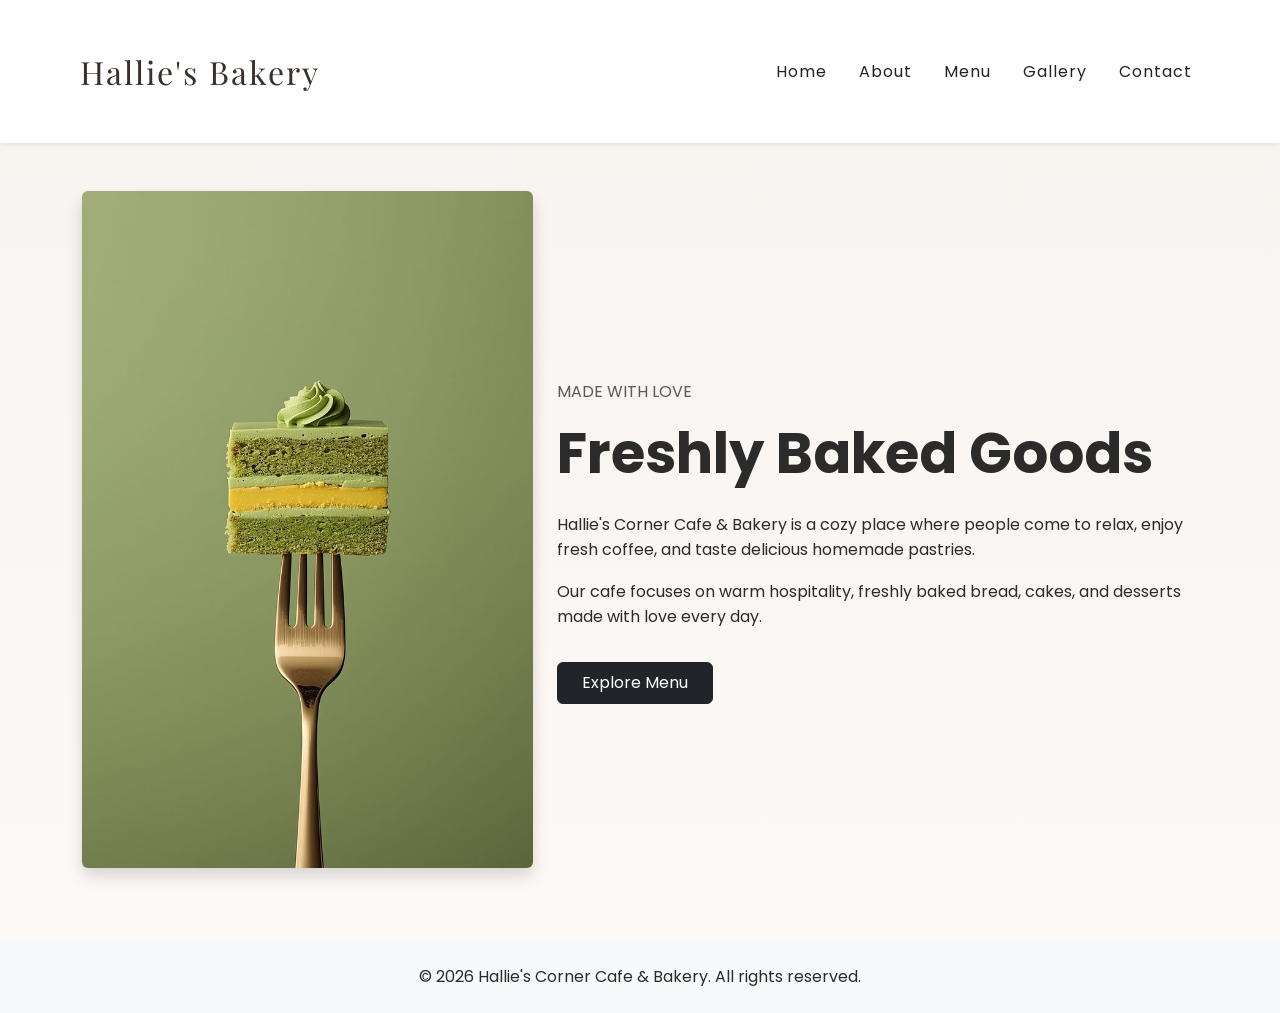
<file: index.html>
<!DOCTYPE html>
<html lang="en">
<head>
    <meta charset="UTF-8">
    <meta name="viewport" content="width=device-width, initial-scale=1.0">

    <title>Hallie's Bakery</title>
    <link href="https://cdn.jsdelivr.net/npm/bootstrap@5.3.2/dist/css/bootstrap.min.css" rel="stylesheet">
    <link rel="stylesheet" href="style.css">
    <script src="script.js"></script>
</head>
<body>

<!-- HEADER -->
<header class="shadow-sm bg-white">

    <nav class="navbar navbar-expand-lg container py-3">

        <!-- LOGO -->
        <a class="navbar-brand logo" href="#">
            Hallie's Bakery
        </a>

        <!-- MOBILE MENU -->
        <button class="navbar-toggler"
                type="button"
                data-bs-toggle="collapse"
                data-bs-target="#navbarNav">

            <span class="navbar-toggler-icon"></span>

        </button>

        <!-- NAVIGATION -->
        <div class="collapse navbar-collapse justify-content-end" id="navbarNav">

            <ul class="navbar-nav gap-3">

                <li class="nav-item">
                    <a class="nav-link" href="index.html">Home</a>
                </li>

                <li class="nav-item">
                    <a class="nav-link active" href="about.html">About</a>
                </li>

                <li class="nav-item">
                    <a class="nav-link" href="menu.html">Menu</a>
                </li>

                <li class="nav-item">
                    <a class="nav-link" href="gallery.html">Gallery</a>
                </li>

                <li class="nav-item">
                    <a class="nav-link" href="contact.html">Contact</a>
                </li>

            </ul>

        </div>

    </nav>

</header>

<!-- MAIN CONTENT -->
<main class="container py-5">

    <div class="row align-items-center">

        <!-- IMAGE -->
        <div class="col-md-5 text-center mb-4">

            <img src="Cake 💙.jpg" 
                 alt="Bakery Image"
                 class="img-fluid rounded shadow">

        </div>

        <!-- TEXT -->
        <div class="col-md-7 text-center text-md-start">

            <p class="text-uppercase text-muted">
                Made with Love
            </p>

            <h1 class="display-4 fw-bold">
                Freshly Baked Goods
            </h1>

            <p class="mt-4">
                Hallie's Corner Cafe & Bakery is a cozy place where people come to relax,
                enjoy fresh coffee, and taste delicious homemade pastries.
            </p>

            <p>
                Our cafe focuses on warm hospitality, freshly baked bread,
                cakes, and desserts made with love every day.
            </p>

            <a href="menu.html" class="btn btn-dark px-4 py-2 mt-3">
                Explore Menu
            </a>

        </div>

    </div>

</main>

<!-- FOOTER -->
<footer class="text-center py-4 bg-light">
    © 2026 Hallie's Corner Cafe & Bakery. All rights reserved.
</footer>
<script src="https://cdn.jsdelivr.net/npm/bootstrap@5.3.2/dist/js/bootstrap.bundle.min.js"></script>
</body>
</html>
</file>
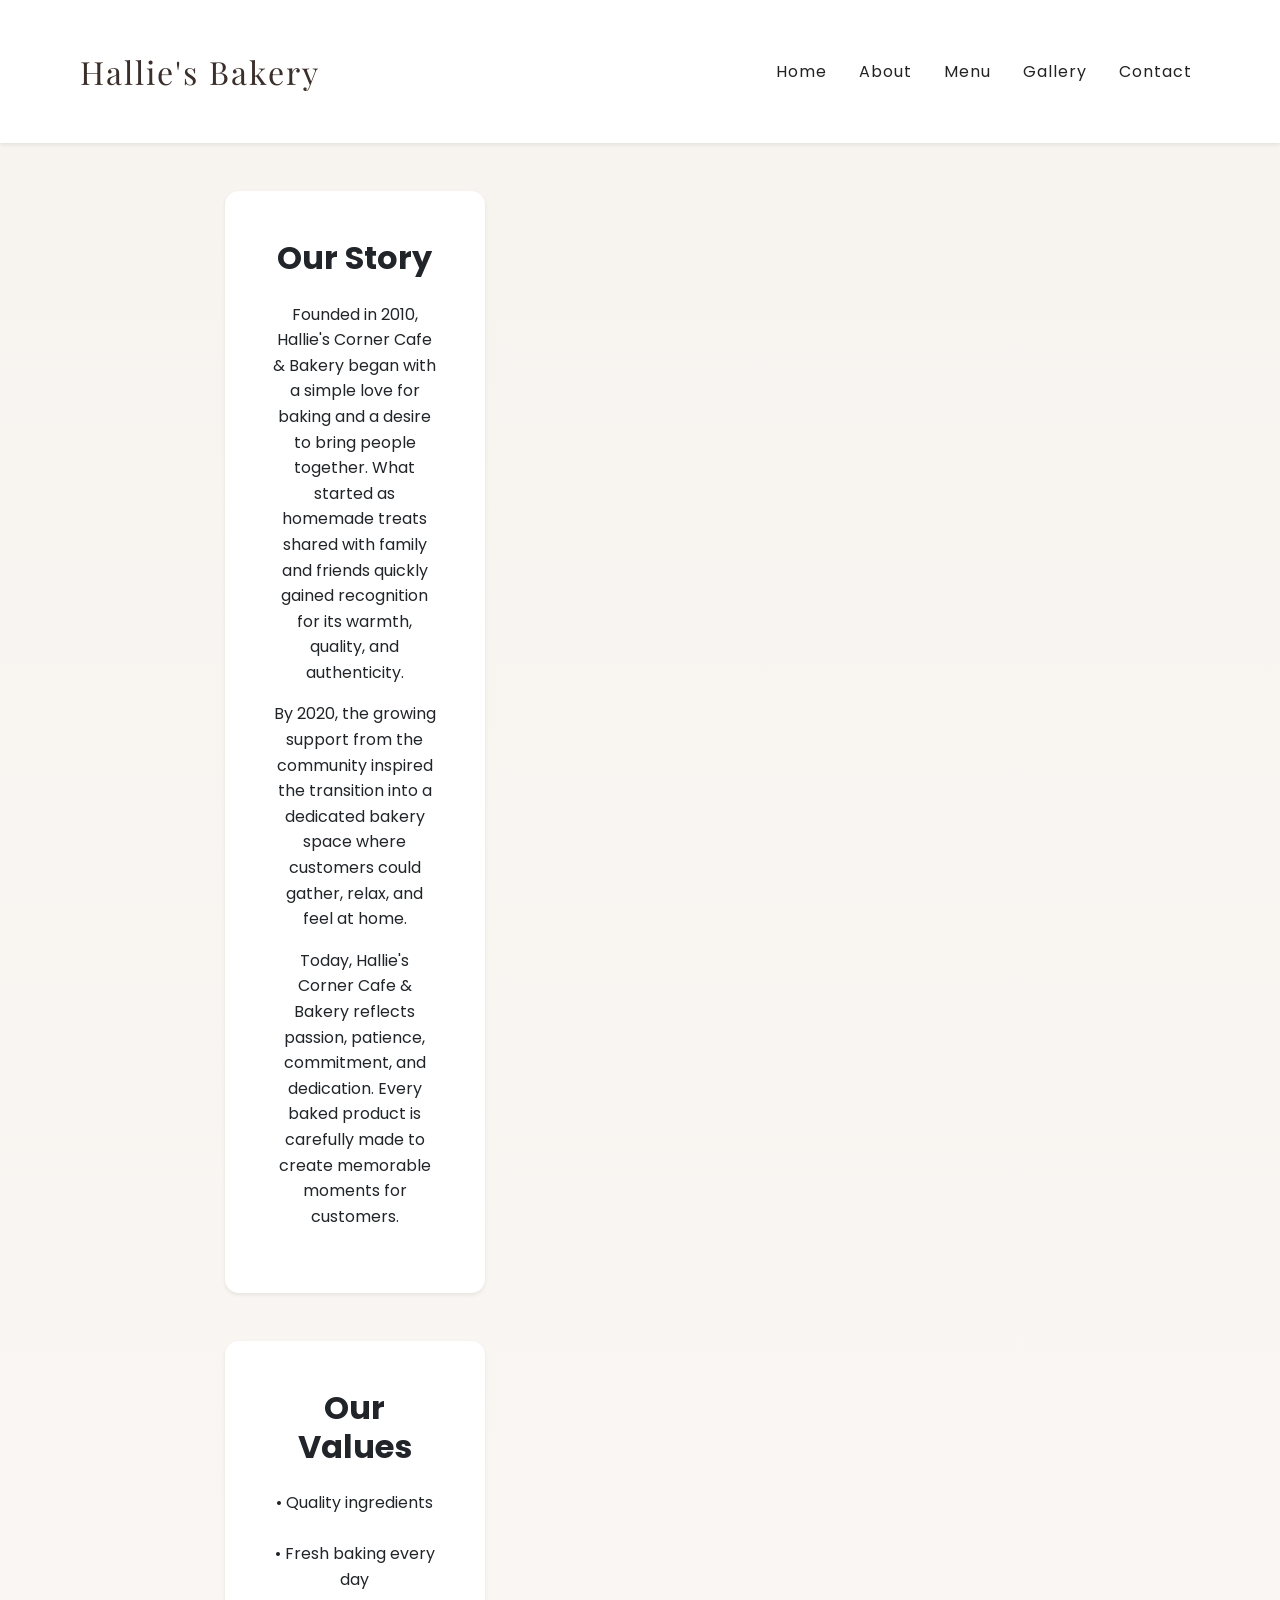
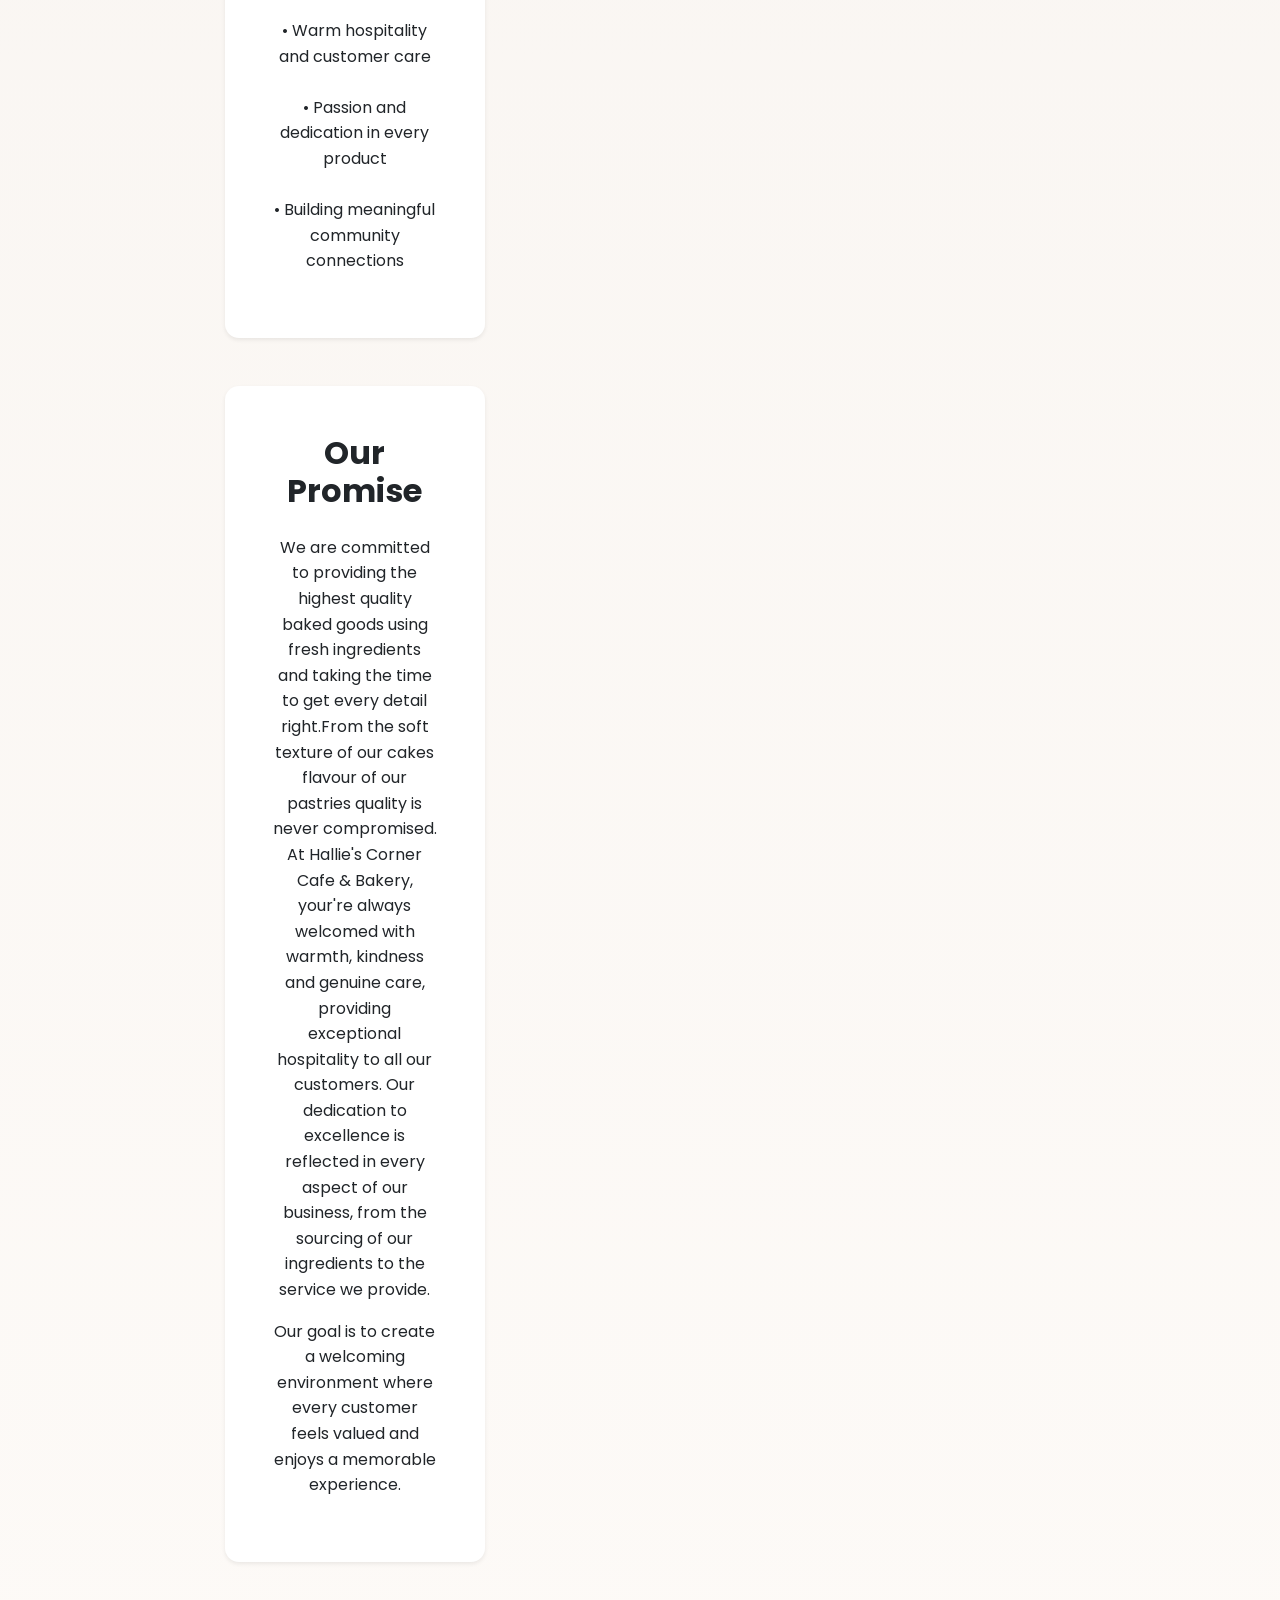
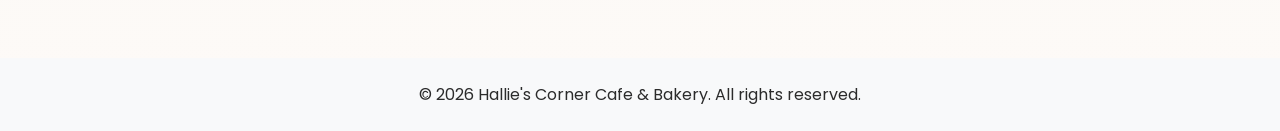
<file: about.html>
<!DOCTYPE html>
<html lang="en">

<head>

    <meta charset="UTF-8">
    <meta name="viewport" content="width=device-width, initial-scale=1.0">

    <title>About | Hallie's Bakery</title>

    <!-- BOOTSTRAP CSS -->
    <link href="https://cdn.jsdelivr.net/npm/bootstrap@5.3.2/dist/css/bootstrap.min.css" rel="stylesheet">

    <!-- CSS -->
    <link rel="stylesheet" href="style.css">
    <script src="script.js"></script>

</head>

<body>

<!-- HEADER -->
<header class="shadow-sm bg-white">

    <nav class="navbar navbar-expand-lg container py-3">

        <!-- LOGO -->
        <a class="navbar-brand logo" href="#">
            Hallie's Bakery
        </a>

        <!-- MOBILE MENU -->
        <button class="navbar-toggler"
                type="button"
                data-bs-toggle="collapse"
                data-bs-target="#navbarNav">

            <span class="navbar-toggler-icon"></span>

        </button>

        <!-- NAVIGATION -->
        <div class="collapse navbar-collapse justify-content-end" id="navbarNav">

            <ul class="navbar-nav gap-3">

                <li class="nav-item">
                    <a class="nav-link" href="index.html">Home</a>
                </li>

                <li class="nav-item">
                    <a class="nav-link active" href="about.html">About</a>
                </li>

                <li class="nav-item">
                    <a class="nav-link" href="menu.html">Menu</a>
                </li>

                <li class="nav-item">
                    <a class="nav-link" href="gallery.html">Gallery</a>
                </li>

                <li class="nav-item">
                    <a class="nav-link" href="contact.html">Contact</a>
                </li>

            </ul>

        </div>

    </nav>

</header>

<!-- ABOUT SECTION -->
<section class="container py-5">

    <!-- STORY -->
    <div class="row justify-content-center mb-5">

        <div class="col-lg-9">

            <div class="card border-0 shadow-sm p-5">

                <h2 class="fw-bold text-center mb-4">
                    Our Story
                </h2>

                <p>
                    Founded in 2010, Hallie's Corner Cafe & Bakery began with
                    a simple love for baking and a desire to bring people together.
                    What started as homemade treats shared with family and friends
                    quickly gained recognition for its warmth, quality, and authenticity.
                </p>

                <p>
                    By 2020, the growing support from the community inspired
                    the transition into a dedicated bakery space where customers
                    could gather, relax, and feel at home.
                </p>

                <p>
                    Today, Hallie's Corner Cafe & Bakery reflects passion,
                    patience, commitment, and dedication. Every baked product
                    is carefully made to create memorable moments for customers.
                </p>

            </div>

        </div>

    </div>

    <!-- VALUES -->
    <div class="row justify-content-center mb-5">

        <div class="col-lg-9">

            <div class="card border-0 shadow-sm p-5">

                <h2 class="fw-bold text-center mb-4">
                    Our Values
                </h2>

                <p>
                    • Quality ingredients<br><br>

                    • Fresh baking every day<br><br>

                    • Warm hospitality and customer care<br><br>

                    • Passion and dedication in every product<br><br>

                    • Building meaningful community connections
                </p>

            </div>

        </div>

    </div>

    <!-- PROMISE -->
    <div class="row justify-content-center">

        <div class="col-lg-9">

            <div class="card border-0 shadow-sm p-5">

                <h2 class="fw-bold text-center mb-4">
                    Our Promise
                </h2>

                <p>
                    We are committed to providing the highest quality baked goods using fresh ingredients and taking the time to get every detail right.From the soft texture of our cakes flavour of our pastries quality is never compromised. At Hallie's Corner Cafe & Bakery, your're always welcomed with warmth, kindness and genuine care, providing exceptional hospitality to all our customers. Our dedication to excellence is reflected in every aspect of our business, from the sourcing of our ingredients to the service we provide.
                </p>

                <p>
                    Our goal is to create a welcoming environment where
                    every customer feels valued and enjoys a memorable experience.
                </p>

            </div>

        </div>

    </div>

</section>

<!-- FOOTER -->
<footer class="bg-light text-center py-4 mt-5">

    © 2026 Hallie's Corner Cafe & Bakery. All rights reserved.

</footer>

<!-- BOOTSTRAP JS -->
<script src="https://cdn.jsdelivr.net/npm/bootstrap@5.3.2/dist/js/bootstrap.bundle.min.js"></script>

</body>
</html>
</file>
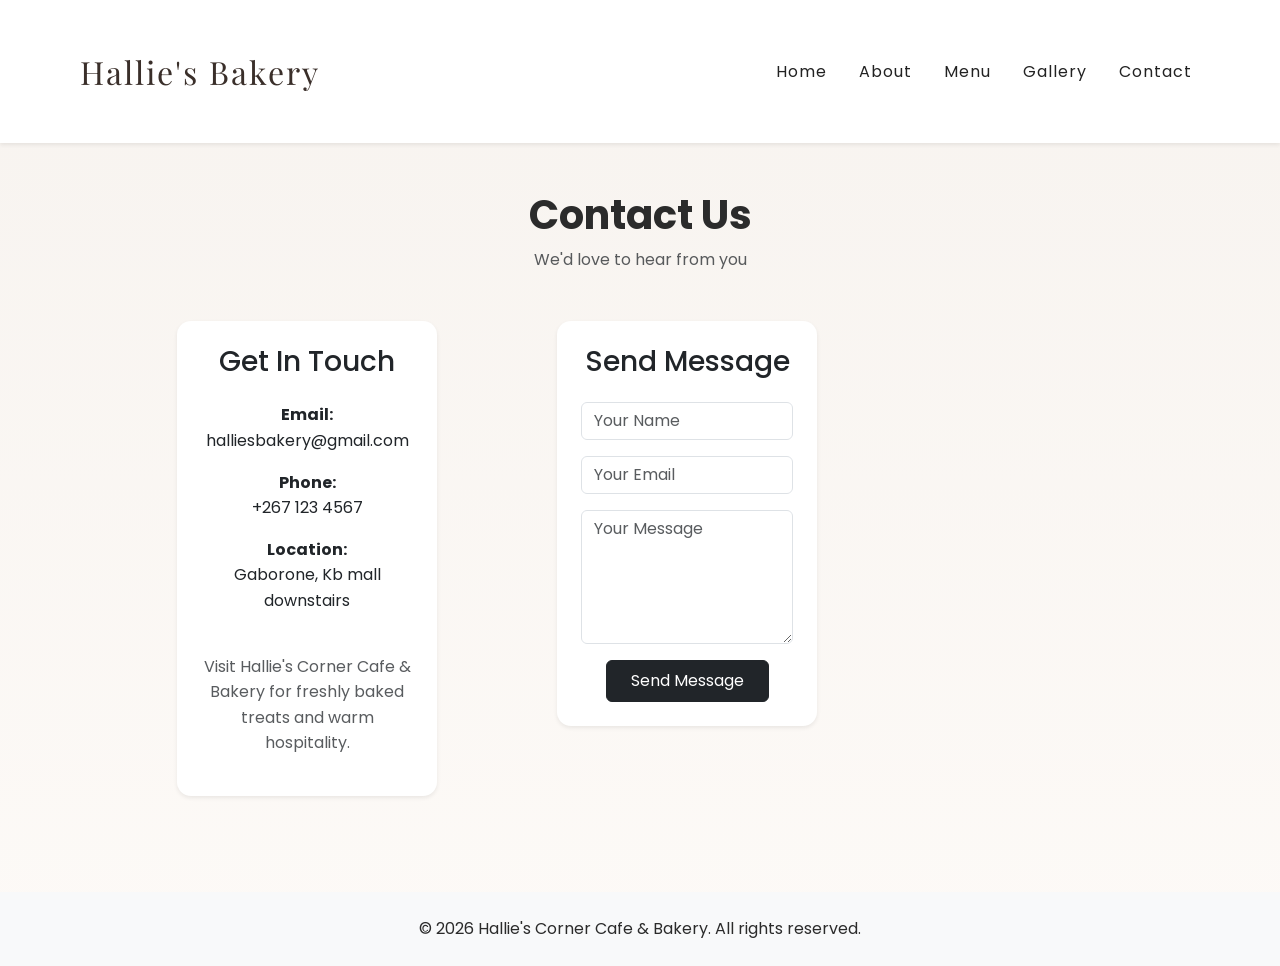
<file: contact.html>
<!DOCTYPE html>
<html lang="en">

<head>

    <meta charset="UTF-8">
    <meta name="viewport" content="width=device-width, initial-scale=1.0">

    <title>Contact | Hallie's Bakery</title>

    <!-- BOOTSTRAP CSS -->
    <link href="https://cdn.jsdelivr.net/npm/bootstrap@5.3.2/dist/css/bootstrap.min.css" rel="stylesheet">

    <!-- CSS -->
    <link rel="stylesheet" href="style.css">
    <script src="script.js"></script>
</head>

<body>

<!-- HEADER -->
<header class="shadow-sm bg-white">

    <nav class="navbar navbar-expand-lg container py-3">

        <!-- LOGO -->
        <a class="navbar-brand logo" href="#">
            Hallie's Bakery
        </a>

        <!-- MOBILE MENU -->
        <button class="navbar-toggler"
                type="button"
                data-bs-toggle="collapse"
                data-bs-target="#navbarNav">

            <span class="navbar-toggler-icon"></span>

        </button>

        <!-- NAVIGATION -->
        <div class="collapse navbar-collapse justify-content-end" id="navbarNav">

            <ul class="navbar-nav gap-3">

                <li class="nav-item">
                    <a class="nav-link" href="index.html">Home</a>
                </li>

                <li class="nav-item">
                    <a class="nav-link" href="about.html">About</a>
                </li>

                <li class="nav-item">
                    <a class="nav-link" href="menu.html">Menu</a>
                </li>

                <li class="nav-item">
                    <a class="nav-link" href="gallery.html">Gallery</a>
                </li>

                <li class="nav-item">
                    <a class="nav-link active" href="contact.html">Contact</a>
                </li>

            </ul>

        </div>

    </nav>

</header>

<!-- CONTACT SECTION -->
<section class="container py-5">

    <div class="text-center mb-5">

        <h1 class="fw-bold">
            Contact Us
        </h1>

        <p class="text-muted">
            We'd love to hear from you
        </p>

    </div>

    <div class="row g-4 justify-content-center">

        <!-- CONTACT INFO -->
        <div class="col-lg-4">

            <div class="card border-0 shadow-sm h-100 p-4">

                <h3 class="mb-4">
                    Get In Touch
                </h3>

                <p>
                    <strong>Email:</strong><br>
                    halliesbakery@gmail.com
                </p>

                <p>
                    <strong>Phone:</strong><br>
                    +267 123 4567
                </p>

                <p>
                    <strong>Location:</strong><br>
                    Gaborone, Kb mall downstairs
                </p>

                <p class="mt-4 text-muted">
                    Visit Hallie's Corner Cafe & Bakery for freshly baked treats and warm hospitality.
                </p>

            </div>

        </div>

        <!-- CONTACT FORM -->
        <div class="col-lg-6">

            <div class="card border-0 shadow-sm p-4">

                <h3 class="mb-4">
                    Send Message
                </h3>

                <form>

                    <div class="mb-3">

                        <input type="text"
                               class="form-control"
                               placeholder="Your Name">

                    </div>

                    <div class="mb-3">

                        <input type="email"
                               class="form-control"
                               placeholder="Your Email">

                    </div>

                    <div class="mb-3">

                        <textarea class="form-control"
                                  rows="5"
                                  placeholder="Your Message"></textarea>

                    </div>

                    <button class="btn btn-dark px-4 py-2">
                        Send Message
                    </button>

                </form>

            </div>

        </div>

    </div>

</section>

<!-- FOOTER -->
<footer class="bg-light text-center py-4 mt-5">

    © 2026 Hallie's Corner Cafe & Bakery. All rights reserved.

</footer>

<!-- BOOTSTRAP JS -->
<script src="https://cdn.jsdelivr.net/npm/bootstrap@5.3.2/dist/js/bootstrap.bundle.min.js"></script>

</body>
</html>
</file>
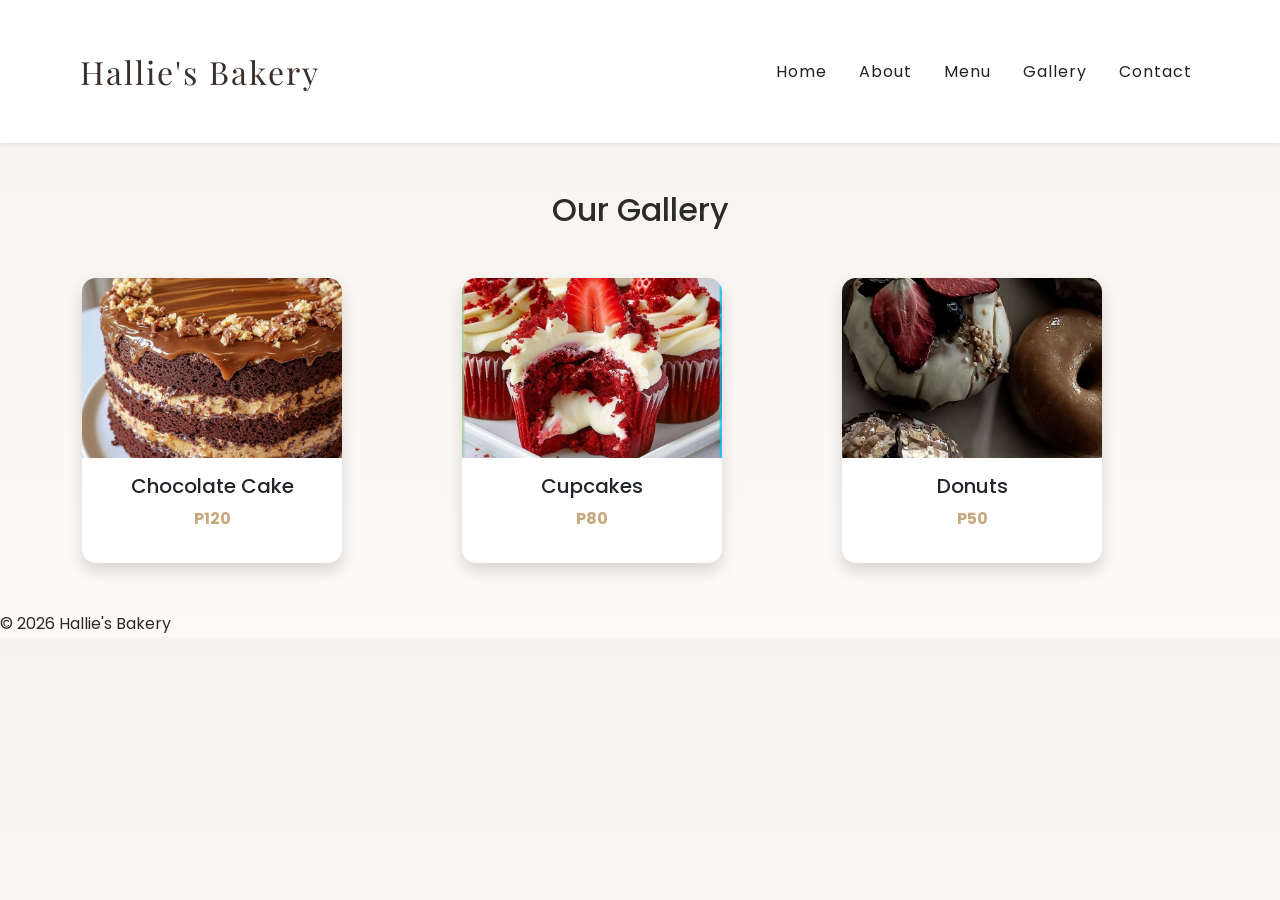
<file: gallery.html>
<!DOCTYPE html>
<html>
<head>
    <title>Gallery | Hallie's Bakery</title>
    <!-- Bootstrap CSS --> 
    <link href="https://cdn.jsdelivr.net/npm/bootstrap@5.3.2/dist/css/bootstrap.min.css" rel="stylesheet">
    <link rel="stylesheet" href="style.css">
    <script src="script.js"></script>
</head>
<body>
<!-- HEADER -->
<header class="shadow-sm bg-white">

    <nav class="navbar navbar-expand-lg container py-3">

        <!-- LOGO -->
        <a class="navbar-brand logo" href="#">
            Hallie's Bakery
        </a>

        <!-- MOBILE MENU -->
        <button class="navbar-toggler"
                type="button"
                data-bs-toggle="collapse"
                data-bs-target="#navbarNav">

            <span class="navbar-toggler-icon"></span>

        </button>

        <!-- NAVIGATION -->
        <div class="collapse navbar-collapse justify-content-end" id="navbarNav">

            <ul class="navbar-nav gap-3">

                <li class="nav-item">
                    <a class="nav-link" href="index.html">Home</a>
                </li>

                <li class="nav-item">
                    <a class="nav-link active" href="about.html">About</a>
                </li>

                <li class="nav-item">
                    <a class="nav-link" href="menu.html">Menu</a>
                </li>

                <li class="nav-item">
                    <a class="nav-link" href="gallery.html">Gallery</a>
                </li>

                <li class="nav-item">
                    <a class="nav-link" href="contact.html">Contact</a>
                </li>

            </ul>

        </div>

    </nav>

</header>
<section class="container py-5">

    <h2 class="text-center mb-5">Our Gallery</h2>

    <div class="row g-4 justify-content-center">

        <div class="col-md-4">
            <div class="card shadow border-0 h-100">
                <img src="Chocolate Caramel Toffee Cake.jpg" class="card-img-top">
                <div class="card-body text-center">
                    <h5 class="card-title">Chocolate Cake</h5>
                    <p class="price">P120</p>
                </div>
            </div>
        </div>

        <div class="col-md-4">
            <div class="card shadow border-0 h-100">
                <img src="cupcakes.jpg" class="card-img-top">
                <div class="card-body text-center">
                    <h5 class="card-title">Cupcakes</h5>
                    <p class="price">P80</p>
                </div>
            </div>
        </div>

        <div class="col-md-4">
            <div class="card shadow border-0 h-100">
                <img src="donuts.jpg" class="card-img-top">
                <div class="card-body text-center">
                    <h5 class="card-title">Donuts</h5>
                    <p class="price">P50</p>
                </div>
            </div>
        </div>

    </div>

</section>
<footer>© 2026 Hallie's Bakery</footer>
<script src="https://cdn.jsdelivr.net/npm/bootstrap@5.3.2/dist/js/bootstrap.bundle.min.js"></script>
</html>
</file>
<file: style.css>
/* FONTS */
@import url('https://fonts.googleapis.com/css2?family=Playfair+Display:wght@500;700&family=Poppins:wght@300;400;500&display=swap');


* {
    margin: 0;
    padding: 0;
    box-sizing: border-box;
}

body {
    font-family: 'Poppins', sans-serif;
    background: linear-gradient(180deg, #f7f3ef 0%, #fdfaf7 100%);
    color: #2b2b2b;
    line-height: 1.6;
}

header {
    display: flex;
    justify-content: space-between;
    align-items: center;
    padding: 25px 80px;
    background: rgba(255,255,255,0.7);
    backdrop-filter: blur(10px);
    box-shadow: 0 8px 20px rgba(0,0,0,0.05);
    position: sticky;
    top: 0;
    z-index: 1000;
}
.logo {
    font-family: 'Playfair Display', serif;
    font-size: 30px;
}

.nav-link {
    color: #222 !important;
}

.nav-link:hover {
    color: #c8a97e !important;
}
/* LOGO */
.logo {
    font-family: 'Playfair Display', serif;
    font-size: 32px;
    letter-spacing: 2px;
    color: #3a2f2a;
}

/* NAV */
nav ul {
    display: flex;
    list-style: none;
    gap: 30px;
}

nav a {
    text-decoration: none;
    color: #3a2f2a;
    font-size: 14px;
    letter-spacing: 1px;
    position: relative;
    transition: 0.3s;
}

nav a:hover {
    color: #c8a97e;
}

nav a::after {
    content: "";
    position: absolute;
    left: 0;
    bottom: -5px;
    width: 0%;
    height: 2px;
    background: #c8a97e;
    transition: 0.3s;
}

nav a:hover::after {
    width: 100%;
}


   HERO SECTION
.hero {
    height: 90vh;
    display: flex;
    align-items: center;
    justify-content: center;
}

.hero-container {
    display: flex;
    align-items: center;
    width: 90%;
    justify-content: space-between;
    gap: 40px;
}

.hero-image {
    width: 10%;
    float: left;
    height: 200px;
    display: block;
    margin: 20px 0;

}

.hero-image img {
    width: 100%;
    height: auto;
    border-radius: 18px;
    box-shadow: 0 15px 30px rgba(0,0,0,0.12);
}

.hero-text {
    width: 42%;
    text-align: center;
    margin: 20px auto;
}

.hero-text p {
    letter-spacing: 2px;
    font-size: 13px;
    margin: 10px 0;
    color: #5a5a5a;
}

.hero-text h1 {
    font-family: 'Playfair Display', serif;
    font-size: 58px;
    margin: 20px 0;
    color: #2b2b2b;
}

   BUTTON (UPGRADED)
.btn {
    display: inline-block;
    margin-top: 20px;
    padding: 12px 32px;
    border: 1px solid #c8a97e;
    text-decoration: none;
    color: #c8a97e;
    border-radius: 8px;
    transition: 0.3s;
    font-weight: 500;
}

.btn:hover {
    background: #c8a97e;
    color: white;
    transform: translateY(-2px);
}

   SECTION BASE
.section {
    padding: 80px 20px;
    text-align: center;
}

.section h2 {
    font-family: 'Playfair Display', serif;
    font-size: 40px;
    margin-bottom: 20px;
    color: #2b2b2b;
}

.section p {
    max-width: 800px;
    margin: 10px auto;
    font-size: 15px;
    color: #555;
}

   MENU CARDS 
.menu {
    display: flex;
    justify-content: center;
    gap: 30px;
    flex-wrap: wrap;
}

.menu-item {
    width: 260px;
    background: white;
    padding: 20px;
    border-radius: 14px;
    transition: 0.4s;
    box-shadow: 0 10px 25px rgba(0,0,0,0.06);
}

.menu-item:hover {
    transform: translateY(-12px);
    box-shadow: 0 15px 35px rgba(0,0,0,0.12);
}

.menu-item img {
    width: 100%;
    border-radius: 12px;
    margin-bottom: 10px;
}

.price {
    color: #c8a97e;
    font-weight: bold;
}

   GALLERY CARDS
.gallery {
    display: flex;
    justify-content: center;
    gap: 30px;
    flex-wrap: wrap;
    padding: 60px 20px;
}

.card {
    width: 260px;
    background: white;
    border-radius: 14px;
    overflow: hidden;
    box-shadow: 0 10px 25px rgba(0,0,0,0.06);
    transition: 0.3s;
    text-align: center;
}

.card:hover {
    transform: translateY(-10px);
}

.card img {
    width: 100%;
    height: 180px;
    object-fit: cover;
}


}

   FOOTER
footer {
    text-align: center;
    padding: 30px;
    font-size: 14px;
    margin-top: 50px;
    color: #666;
    background: #faf7f3;
}

   RESPONSIVE
@media(max-width:900px){

    header {
        padding: 20px;
        flex-direction: column;
        gap: 15px;
    }

    .hero-container {
        flex-direction: column;
        text-align: center;
    }

    .hero-text, .hero-image {
        width: 100%;
    }

    .menu, .gallery {
        flex-direction: column;
        align-items: center;
    }
}
</file>
